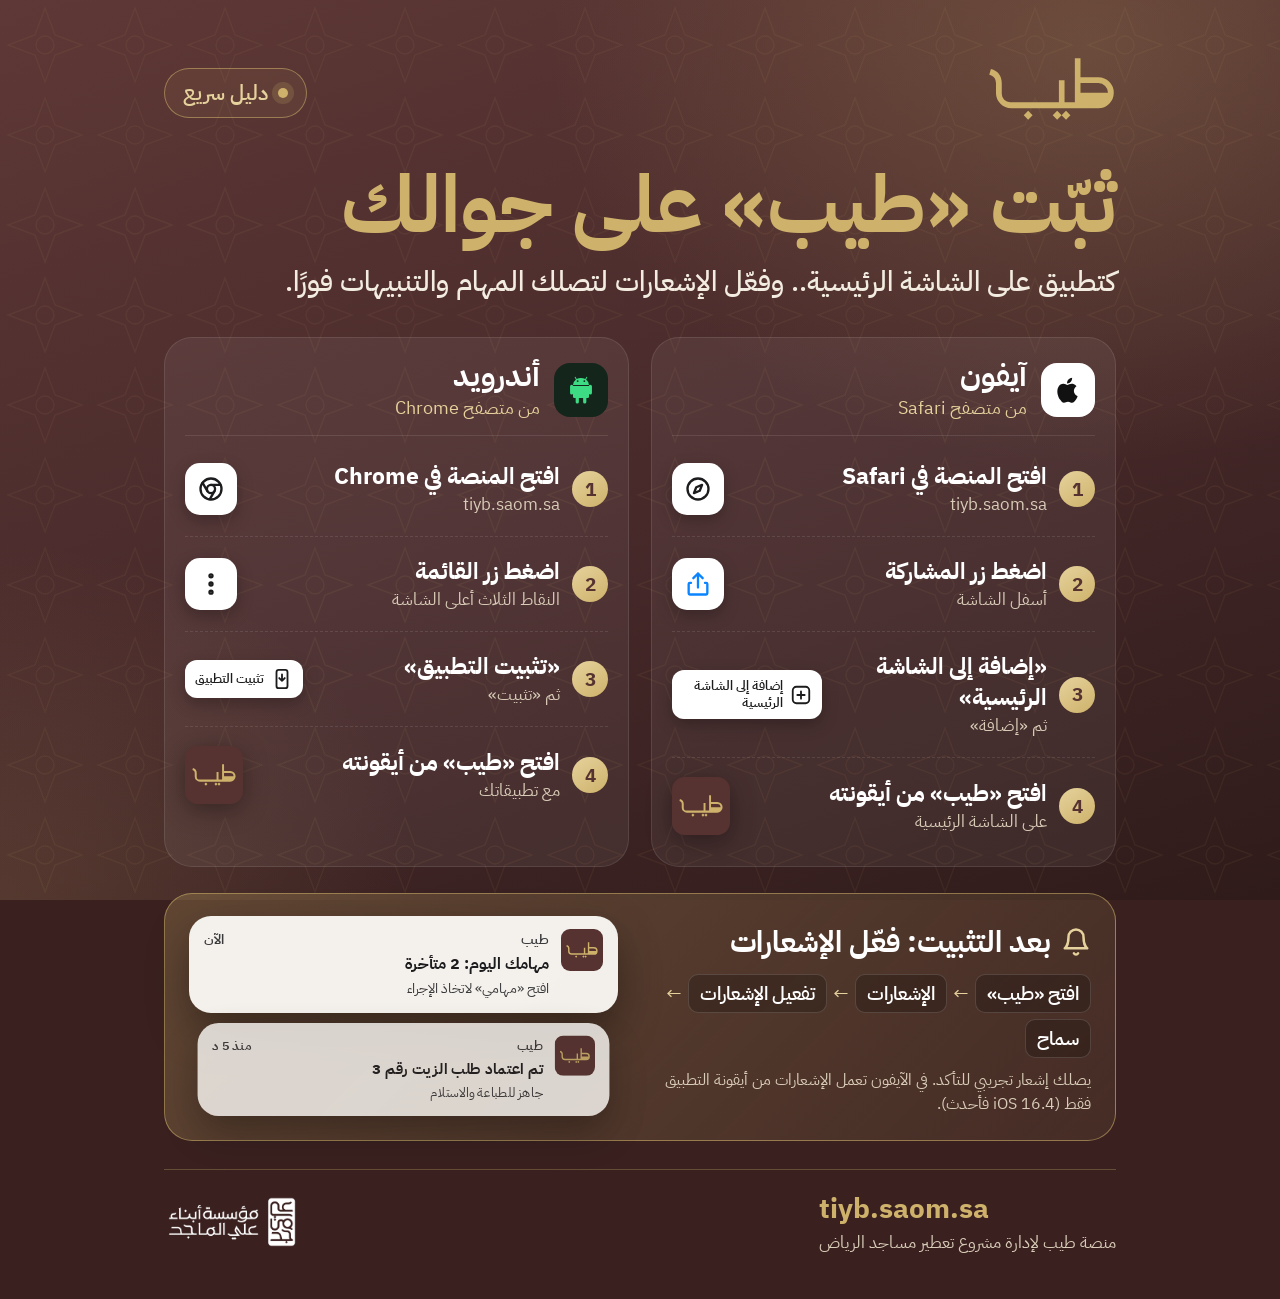
<file: docs/guide/install.html>
<!doctype html><html lang="ar" dir="rtl"><head><meta charset="utf-8"><meta name="viewport" content="width=device-width,initial-scale=1">
<title>تثبيت طيب كتطبيق</title><meta name="description" content="خطوات تثبيت منصة طيب على الآيفون والأندرويد وتفعيل الإشعارات">
<link rel="preconnect" href="https://fonts.googleapis.com"><link rel="preconnect" href="https://fonts.gstatic.com" crossorigin>
<link href="https://fonts.googleapis.com/css2?family=IBM+Plex+Sans+Arabic:wght@400;500;600;700&display=swap" rel="stylesheet">
<style>
@page{size:1080px 1350px;margin:0}
*{box-sizing:border-box;margin:0;padding:0}
:root{--brown:#563331;--gold:#ceb26b;--gold2:#e6d29c}
html,body{background:#3a2120;-webkit-print-color-adjust:exact;print-color-adjust:exact}
body{font-family:"IBM Plex Sans Arabic",sans-serif;color:#fbfaf6;position:relative;min-height:100vh}
.bg{position:fixed;inset:0;background:radial-gradient(900px 700px at 85% 5%,rgba(206,178,107,.22),transparent 60%),radial-gradient(700px 600px at 0% 100%,rgba(206,178,107,.14),transparent 60%),linear-gradient(160deg,#5e3836 0%,#47292a 55%,#2f1b1a 100%)}
.pat{position:fixed;inset:0;opacity:.07;background-image:url("data:image/svg+xml,%3Csvg xmlns='http://www.w3.org/2000/svg' width='90' height='90' viewBox='0 0 90 90'%3E%3Cg fill='none' stroke='%23ceb26b' stroke-width='1.4'%3E%3Cpath d='M45 8l10 27 27 10-27 10-10 27-10-27-27-10 27-10z'/%3E%3Ccircle cx='45' cy='45' r='9'/%3E%3C/g%3E%3C/svg%3E")}
.wrap{position:relative;max-width:1080px;margin:0 auto;padding:56px 64px 44px;display:flex;flex-direction:column;}
.top{display:flex;align-items:center;justify-content:space-between}
.logo svg{height:66px;width:auto}
.tag{display:inline-flex;align-items:center;gap:10px;border:1.5px solid rgba(206,178,107,.55);color:var(--gold2);padding:8px 18px;border-radius:999px;font-weight:600;font-size:21px;background:rgba(206,178,107,.08)}
.tag i{width:10px;height:10px;border-radius:50%;background:var(--gold);box-shadow:0 0 0 6px rgba(206,178,107,.18)}
h1{font-size:80px;line-height:1.15;color:var(--gold);margin:30px 0 10px;font-weight:700}
.lead{font-size:28px;color:#f3ece0;font-weight:500}
.cols{display:grid;grid-template-columns:1fr 1fr;gap:22px;margin-top:34px}
.col{border-radius:28px;background:rgba(255,255,255,.06);border:1px solid rgba(255,255,255,.1);padding:20px 20px 12px}
.col header{display:flex;align-items:center;gap:14px;padding-bottom:14px;margin-bottom:6px;border-bottom:1px solid rgba(255,255,255,.1)}
.col .os{width:54px;height:54px;border-radius:16px;display:grid;place-items:center;background:#fff;color:#111}
.col.and .os{color:#3ddc84;background:#14251b}
.col .os svg{width:32px;height:32px}
.col header b{display:block;font-size:30px;color:#fff;line-height:1.2}
.col header small{font-size:18px;color:var(--gold2)}
ol{list-style:none;display:flex;flex-direction:column}
li{display:flex;align-items:center;gap:12px;padding:19px 0;border-bottom:1px dashed rgba(255,255,255,.1)}
li:last-child{border-bottom:0}
.n{flex:none;width:36px;height:36px;border-radius:50%;display:grid;place-items:center;background:linear-gradient(145deg,var(--gold2),var(--gold));color:var(--brown);font-weight:700;font-size:19px}
.tx{flex:1;min-width:0;display:flex;flex-direction:column}
.tx b{font-size:23px;color:#fff;line-height:1.35}
.tx span{font-size:17px;color:#d9ccb8}
.ill{flex:none}
.chipi{width:52px;height:52px;border-radius:15px;display:grid;place-items:center;background:#fff;color:#1c1c1e;box-shadow:0 6px 16px rgba(0,0,0,.25)}
.chipi svg{width:28px;height:28px} .chipi.blue{color:#0a84ff}
.pill{display:flex;align-items:center;gap:7px;background:#fff;color:#1c1c1e;border-radius:12px;padding:8px 10px;font-size:13px;font-weight:600;max-width:150px;line-height:1.25;box-shadow:0 6px 16px rgba(0,0,0,.25)}
.pill svg{width:22px;height:22px;flex:none}
.appic{display:block;width:58px;filter:drop-shadow(0 6px 12px rgba(0,0,0,.35))}
.appic svg{width:58px;height:58px;display:block}
.after{margin-top:26px;display:grid;grid-template-columns:1.05fr 1fr;gap:22px;align-items:center;padding:22px 24px;border-radius:28px;background:linear-gradient(135deg,rgba(206,178,107,.26),rgba(206,178,107,.08));border:1.5px solid rgba(206,178,107,.55)}
.after h2{font-size:30px;color:#fff;display:flex;align-items:center;gap:10px}
.after h2 svg{width:30px;height:30px;color:var(--gold2)}
.flow{display:flex;flex-wrap:wrap;align-items:center;gap:6px;margin-top:10px;font-size:19px;color:#f3ece0}
.flow b{background:rgba(0,0,0,.22);border:1px solid rgba(255,255,255,.14);border-radius:10px;padding:4px 11px;color:#fff;font-weight:600}
.flow i{font-style:normal;color:var(--gold2)}
.note{font-size:15.5px;color:#d9ccb8;margin-top:10px;line-height:1.5}
.notif{background:rgba(250,248,244,.96);color:#1c1c1e;border-radius:22px;padding:13px 15px;display:flex;gap:12px;align-items:flex-start;box-shadow:0 18px 40px rgba(0,0,0,.35)}
.notif .ai{width:42px;flex:none} .notif .ai svg{width:42px;height:42px;display:block}
.notif .nt{flex:1;min-width:0}
.notif .nh{display:flex;justify-content:space-between;font-size:13px;color:#6b6b70;font-weight:600}
.notif b{display:block;font-size:16px;margin-top:2px}
.notif span{font-size:14px;color:#3a3a3c}
.notif + .notif{margin-top:8px;transform:scale(.96);opacity:.85}
.foot{display:flex;align-items:center;justify-content:space-between;margin-top:28px;padding-top:18px;border-top:1px solid rgba(206,178,107,.3)}
.url{direction:ltr;font-size:28px;font-weight:700;color:var(--gold)}
.foot small{display:block;font-size:17px;color:#d9ccb8}
.org img{height:56px;display:block}
@media (max-width:760px){
  .wrap{padding:28px 16px} h1{font-size:42px} .lead{font-size:19px}
  .cols,.after{grid-template-columns:1fr} .tag{font-size:15px} .logo svg{height:44px}
}
</style></head><body><div class="bg"></div><div class="pat"></div>
<div class="wrap">
  <div class="top"><div class="logo"><svg viewBox="1000 36 962 492" xmlns="http://www.w3.org/2000/svg"><g fill="#ceb26b"><path fill-rule="evenodd" d="M1655 53H1697V195H1830A115 115 0 0 1 1945 310A115 115 0 0 1 1830 425H1180A113 113 0 0 1 1067 312V240C1067 205 1050 184 1017 176L1029 133C1082 146 1110 185 1110 240V318A62 62 0 0 0 1172 380H1536V217H1578V380H1655ZM1697 238V310H1902A72 72 0 0 0 1830 238Z"/><path d="M1307 445l33 33-33 33-33-33zM1523 445l33 33-33 33-33-33zM1589 445l33 33-33 33-33-33z"/></g></svg></div><div class="tag"><i></i>دليل سريع</div></div>
  <h1>ثبّت «طيب» على جوالك</h1>
  <div class="lead">كتطبيق على الشاشة الرئيسية.. وفعّل الإشعارات لتصلك المهام والتنبيهات فورًا.</div>
  <div class="cols"><section class="col ios"><header><span class="os"><svg viewBox="0 0 24 24" fill="currentColor"><path d="M16.4 12.6c0-2.3 1.9-3.4 2-3.5-1.1-1.6-2.8-1.8-3.4-1.8-1.4-.1-2.8.9-3.5.9s-1.8-.9-3-.8C7 7.4 5.6 8.3 4.8 9.7c-1.7 2.9-.4 7.2 1.2 9.5.8 1.1 1.7 2.4 3 2.4 1.2-.1 1.6-.8 3-.8s1.8.8 3 .8c1.3 0 2.1-1.2 2.9-2.3.9-1.3 1.3-2.6 1.3-2.7 0 0-2.7-1-2.8-4zM14.1 5.8c.6-.8 1.1-1.9 1-3-1 0-2.1.6-2.8 1.4-.6.7-1.1 1.8-1 2.9 1 .1 2.1-.5 2.8-1.3z"/></svg></span><div><b>آيفون</b><small>من متصفح Safari</small></div></header><ol><li><span class="n">1</span><div class="tx"><b>افتح المنصة في Safari</b><span>tiyb.saom.sa</span></div><div class="ill"><span class="chipi"><svg viewBox="0 0 24 24" fill="none" stroke="currentColor" stroke-width="2" stroke-linecap="round" stroke-linejoin="round"><circle cx="12" cy="12" r="9"/><path d="M15.5 8.5l-2 5-5 2 2-5z"/></svg></span></div></li><li><span class="n">2</span><div class="tx"><b>اضغط زر المشاركة</b><span>أسفل الشاشة</span></div><div class="ill"><span class="chipi blue"><svg viewBox="0 0 24 24" fill="none" stroke="currentColor" stroke-width="2" stroke-linecap="round" stroke-linejoin="round"><path d="M12 3v12M8 7l4-4 4 4"/><path d="M6 11H5a1 1 0 0 0-1 1v8a1 1 0 0 0 1 1h14a1 1 0 0 0 1-1v-8a1 1 0 0 0-1-1h-1"/></svg></span></div></li><li><span class="n">3</span><div class="tx"><b>«إضافة إلى الشاشة الرئيسية»</b><span>ثم «إضافة»</span></div><div class="ill"><span class="pill"><svg viewBox="0 0 24 24" fill="none" stroke="currentColor" stroke-width="2" stroke-linecap="round" stroke-linejoin="round"><rect x="3" y="3" width="18" height="18" rx="4"/><path d="M12 8v8M8 12h8"/></svg>إضافة إلى الشاشة الرئيسية</span></div></li><li><span class="n">4</span><div class="tx"><b>افتح «طيب» من أيقونته</b><span>على الشاشة الرئيسية</span></div><div class="ill"><span class="appic"><svg xmlns="http://www.w3.org/2000/svg" viewBox="0 0 140 140"><rect width="140" height="140" rx="30" fill="#563331"/><svg x="16" y="26" width="108" height="88" viewBox="1000 36 962 492"><g fill="#ceb26b"><path fill-rule="evenodd" d="M1655 53H1697V195H1830A115 115 0 0 1 1945 310A115 115 0 0 1 1830 425H1180A113 113 0 0 1 1067 312V240C1067 205 1050 184 1017 176L1029 133C1082 146 1110 185 1110 240V318A62 62 0 0 0 1172 380H1536V217H1578V380H1655ZM1697 238V310H1902A72 72 0 0 0 1830 238Z"/><path d="M1307 445l33 33-33 33-33-33zM1523 445l33 33-33 33-33-33zM1589 445l33 33-33 33-33-33z"/></g></svg></svg></span></div></li></ol></section><section class="col and"><header><span class="os"><svg viewBox="0 0 24 24" fill="currentColor"><path d="M6 9h12v8a1 1 0 0 1-1 1h-1v3a1.2 1.2 0 0 1-2.4 0v-3h-3.2v3A1.2 1.2 0 0 1 8 21v-3H7a1 1 0 0 1-1-1zM3.8 9.2a1.2 1.2 0 0 1 2.4 0v5a1.2 1.2 0 0 1-2.4 0zm14 0a1.2 1.2 0 0 1 2.4 0v5a1.2 1.2 0 0 1-2.4 0zM8.2 4.1l-1-1.6.6-.4 1 1.7A6 6 0 0 1 12 3c1.1 0 2.2.3 3.2.8l1-1.7.6.4-1 1.6A5.6 5.6 0 0 1 18 8.3H6a5.6 5.6 0 0 1 2.2-4.2zM9.5 6a.7.7 0 1 0 0-1.4.7.7 0 0 0 0 1.4zm5 0a.7.7 0 1 0 0-1.4.7.7 0 0 0 0 1.4z"/></svg></span><div><b>أندرويد</b><small>من متصفح Chrome</small></div></header><ol><li><span class="n">1</span><div class="tx"><b>افتح المنصة في Chrome</b><span>tiyb.saom.sa</span></div><div class="ill"><span class="chipi"><svg viewBox="0 0 24 24" fill="none" stroke="currentColor" stroke-width="2" stroke-linecap="round" stroke-linejoin="round"><circle cx="12" cy="12" r="9"/><circle cx="12" cy="12" r="3.5"/><path d="M12 8.5h8M8.9 13.8L4.8 6.7M15 13.8l-4 6.9"/></svg></span></div></li><li><span class="n">2</span><div class="tx"><b>اضغط زر القائمة</b><span>النقاط الثلاث أعلى الشاشة</span></div><div class="ill"><span class="chipi"><svg viewBox="0 0 24 24" fill="none" stroke="currentColor" stroke-width="2" stroke-linecap="round" stroke-linejoin="round"><circle cx="12" cy="5" r="1.3"/><circle cx="12" cy="12" r="1.3"/><circle cx="12" cy="19" r="1.3"/></svg></span></div></li><li><span class="n">3</span><div class="tx"><b>«تثبيت التطبيق»</b><span>ثم «تثبيت»</span></div><div class="ill"><span class="pill"><svg viewBox="0 0 24 24" fill="none" stroke="currentColor" stroke-width="2" stroke-linecap="round" stroke-linejoin="round"><rect x="6" y="2" width="12" height="20" rx="2.5"/><path d="M12 7v7M9 11l3 3 3-3"/></svg>تثبيت التطبيق</span></div></li><li><span class="n">4</span><div class="tx"><b>افتح «طيب» من أيقونته</b><span>مع تطبيقاتك</span></div><div class="ill"><span class="appic"><svg xmlns="http://www.w3.org/2000/svg" viewBox="0 0 140 140"><rect width="140" height="140" rx="30" fill="#563331"/><svg x="16" y="26" width="108" height="88" viewBox="1000 36 962 492"><g fill="#ceb26b"><path fill-rule="evenodd" d="M1655 53H1697V195H1830A115 115 0 0 1 1945 310A115 115 0 0 1 1830 425H1180A113 113 0 0 1 1067 312V240C1067 205 1050 184 1017 176L1029 133C1082 146 1110 185 1110 240V318A62 62 0 0 0 1172 380H1536V217H1578V380H1655ZM1697 238V310H1902A72 72 0 0 0 1830 238Z"/><path d="M1307 445l33 33-33 33-33-33zM1523 445l33 33-33 33-33-33zM1589 445l33 33-33 33-33-33z"/></g></svg></svg></span></div></li></ol></section></div>
  <div class="after">
    <div><h2><svg viewBox="0 0 24 24" fill="none" stroke="currentColor" stroke-width="2" stroke-linecap="round" stroke-linejoin="round"><path d="M6 8a6 6 0 1 1 12 0c0 7 3 9 3 9H3s3-2 3-9"/><path d="M10.3 21a1.94 1.94 0 0 0 3.4 0"/></svg>بعد التثبيت: فعّل الإشعارات</h2>
      <div class="flow"><b>افتح «طيب»</b><i>←</i><b>الإشعارات</b><i>←</i><b>تفعيل الإشعارات</b><i>←</i><b>سماح</b></div>
      <div class="note">يصلك إشعار تجريبي للتأكد. في الآيفون تعمل الإشعارات من أيقونة التطبيق فقط (iOS 16.4 فأحدث).</div></div>
    <div><div class="notif"><span class="ai"><svg xmlns="http://www.w3.org/2000/svg" viewBox="0 0 140 140"><rect width="140" height="140" rx="30" fill="#563331"/><svg x="16" y="26" width="108" height="88" viewBox="1000 36 962 492"><g fill="#ceb26b"><path fill-rule="evenodd" d="M1655 53H1697V195H1830A115 115 0 0 1 1945 310A115 115 0 0 1 1830 425H1180A113 113 0 0 1 1067 312V240C1067 205 1050 184 1017 176L1029 133C1082 146 1110 185 1110 240V318A62 62 0 0 0 1172 380H1536V217H1578V380H1655ZM1697 238V310H1902A72 72 0 0 0 1830 238Z"/><path d="M1307 445l33 33-33 33-33-33zM1523 445l33 33-33 33-33-33zM1589 445l33 33-33 33-33-33z"/></g></svg></svg></span><div class="nt"><div class="nh"><span>طيب</span><span>الآن</span></div><b>مهامك اليوم: 2 متأخرة</b><span>افتح «مهامي» لاتخاذ الإجراء</span></div></div>
      <div class="notif"><span class="ai"><svg xmlns="http://www.w3.org/2000/svg" viewBox="0 0 140 140"><rect width="140" height="140" rx="30" fill="#563331"/><svg x="16" y="26" width="108" height="88" viewBox="1000 36 962 492"><g fill="#ceb26b"><path fill-rule="evenodd" d="M1655 53H1697V195H1830A115 115 0 0 1 1945 310A115 115 0 0 1 1830 425H1180A113 113 0 0 1 1067 312V240C1067 205 1050 184 1017 176L1029 133C1082 146 1110 185 1110 240V318A62 62 0 0 0 1172 380H1536V217H1578V380H1655ZM1697 238V310H1902A72 72 0 0 0 1830 238Z"/><path d="M1307 445l33 33-33 33-33-33zM1523 445l33 33-33 33-33-33zM1589 445l33 33-33 33-33-33z"/></g></svg></svg></span><div class="nt"><div class="nh"><span>طيب</span><span>منذ 5 د</span></div><b>تم اعتماد طلب الزيت رقم 3</b><span>جاهز للطباعة والاستلام</span></div></div></div>
  </div>
  <div class="foot"><div><div class="url">tiyb.saom.sa</div><small>منصة طيب لإدارة مشروع تعطير مساجد الرياض</small></div><div class="org"><img src="../assets/foundation-white.png" alt="مؤسسة أبناء علي الماجد"></div></div>
</div></body></html>
</file>
